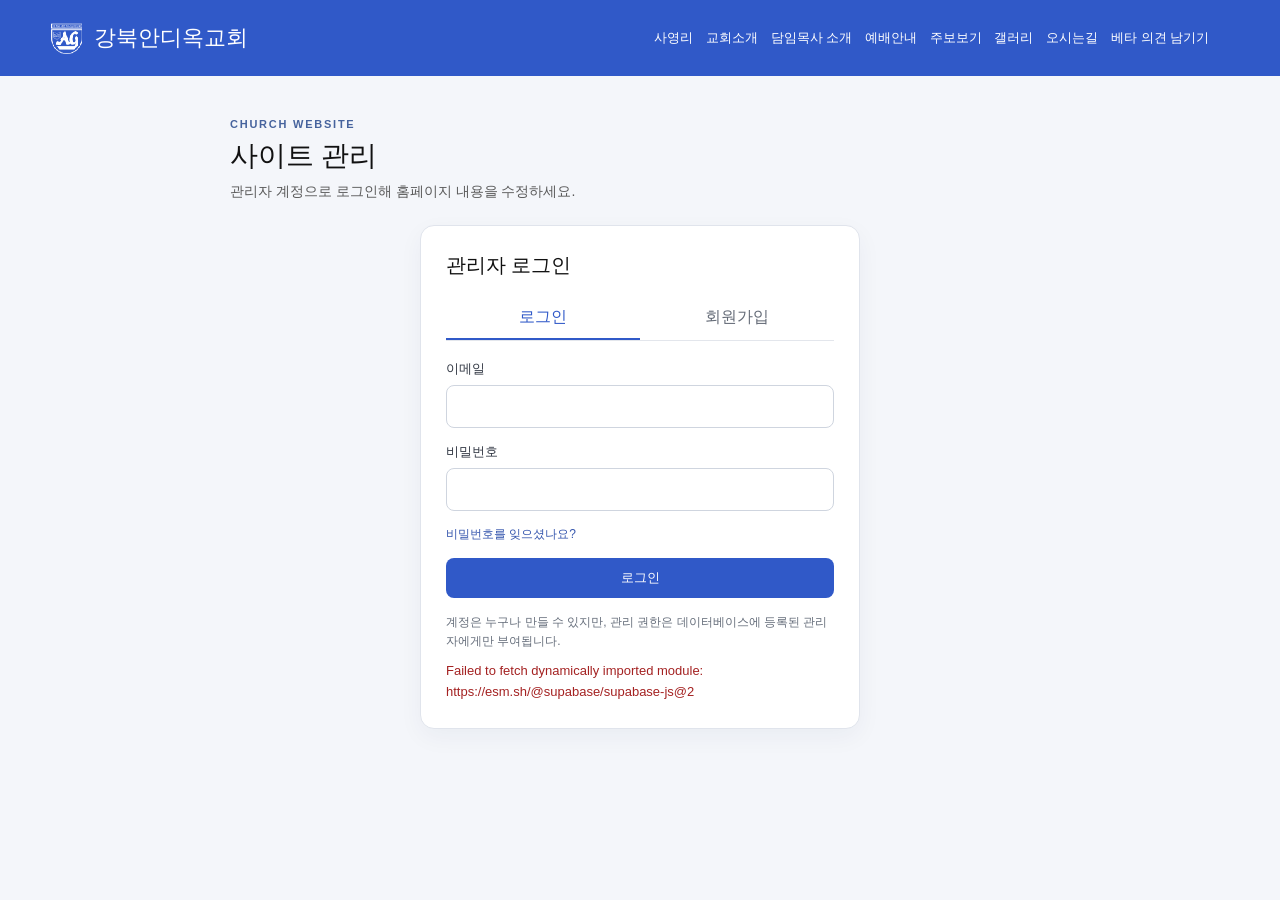
<file: admin.html>
<!doctype html>
<html lang="ko">
  <head>
    <meta charset="UTF-8" />
    <meta name="viewport" content="width=device-width, initial-scale=1.0" />
    <meta name="theme-color" content="#3059c8" />
    <title>관리자 | 강북안디옥교회</title>
    <link rel="stylesheet" href="./styles.css?v=all-pages-1" />
    <link rel="stylesheet" href="./admin.css?v=password-reset-1" />
    <script src="./public/config.js" defer></script>
    <script src="./site-nav.js?v=four-laws-1" defer></script>
    <script src="./account.js?v=all-pages-1" defer></script>
    <script src="./admin.js?v=password-reset-1" defer></script>
  </head>
  <body class="admin-page">
    <header class="site-header">
      <div class="header-inner">
        <a class="brand" href="./index.html"><img class="brand-mark" src="./public/assets/logo.png" alt="" /><span>강북안디옥교회</span></a>
        <button class="menu-toggle" type="button" aria-label="메뉴 열기" aria-expanded="false" aria-controls="primary-nav"><span></span><span></span><span></span></button>
        <nav class="primary-nav" id="primary-nav" aria-label="주요 메뉴"></nav>
      </div>
    </header>
    <main class="admin-main">
      <section class="admin-intro">
        <p class="eyebrow">CHURCH WEBSITE</p>
        <h1>사이트 관리</h1>
        <p>관리자 계정으로 로그인해 홈페이지 내용을 수정하세요.</p>
      </section>

      <section class="auth-card" id="auth-card" aria-labelledby="auth-title">
        <h2 id="auth-title">관리자 로그인</h2>
        <div class="auth-tabs" role="tablist" aria-label="계정 메뉴">
          <button type="button" class="auth-tab is-active" data-mode="login" role="tab" aria-selected="true">로그인</button>
          <button type="button" class="auth-tab" data-mode="signup" role="tab" aria-selected="false">회원가입</button>
        </div>
        <form id="auth-form">
          <label>이메일<input name="email" type="email" autocomplete="email" required /></label>
          <label>비밀번호<input name="password" type="password" autocomplete="current-password" minlength="8" required /></label>
          <button class="auth-inline-link" id="forgot-password" type="button">비밀번호를 잊으셨나요?</button>
          <button class="admin-primary-button" type="submit" id="auth-submit">로그인</button>
        </form>
        <form id="password-reset-request" hidden>
          <label>가입한 이메일<input name="reset_email" type="email" autocomplete="email" required /></label>
          <button class="admin-primary-button" type="submit">재설정 이메일 보내기</button>
          <button class="auth-inline-link" id="back-to-login" type="button">로그인으로 돌아가기</button>
        </form>
        <form id="password-update-form" hidden>
          <label>새 비밀번호<input name="new_password" type="password" autocomplete="new-password" minlength="8" required /></label>
          <label>새 비밀번호 확인<input name="confirm_password" type="password" autocomplete="new-password" minlength="8" required /></label>
          <button class="admin-primary-button" type="submit">비밀번호 변경</button>
        </form>
        <p class="auth-note">계정은 누구나 만들 수 있지만, 관리 권한은 데이터베이스에 등록된 관리자에게만 부여됩니다.</p>
        <p class="admin-message" id="admin-message" role="status" aria-live="polite"></p>
      </section>

      <section class="admin-dashboard" id="admin-dashboard" hidden>
        <div class="dashboard-heading">
          <div><p class="eyebrow">ADMIN</p><h2>홈페이지 콘텐츠</h2></div>
          <button class="admin-secondary-button" id="sign-out" type="button">로그아웃</button>
        </div>
        <p class="admin-message" id="dashboard-message" role="status" aria-live="polite"></p>

        <section class="admin-card">
          <h3>교회 정보</h3>
          <form id="settings-form" class="settings-form">
            <label>교회 이름<input name="church_name" required /></label>
            <label>메인 문구<textarea name="hero_message" rows="3"></textarea></label>
            <label>소개 제목<input name="intro_title" /></label>
            <label>소개 내용<textarea name="intro_body" rows="3"></textarea></label>
            <label>담임목사 성함<input name="pastor_name" /></label>
            <label>담임목사 직함<input name="pastor_title" /></label>
            <label class="wide-field">담임목사 소개<textarea name="pastor_bio" rows="5" placeholder="확인된 약력과 인사말을 입력해 주세요."></textarea></label>
            <label class="wide-field">담임목사 사진 URL<input name="pastor_image_url" type="url" /></label>
            <label>전화번호<input name="phone" type="tel" /></label>
            <label>주소<input name="address" /></label>
            <div class="coordinate-fields">
              <label>지도 위도<input name="map_latitude" inputmode="decimal" /></label>
              <label>지도 경도<input name="map_longitude" inputmode="decimal" /></label>
              <label>지도 확대<input name="map_zoom" type="number" min="1" max="21" /></label>
            </div>
            <button class="admin-primary-button" type="submit">교회 정보 저장</button>
          </form>
        </section>

        <section class="admin-card">
          <div class="admin-card-heading"><h3>예배 시간</h3><button class="admin-secondary-button" type="button" id="add-service">예배 추가</button></div>
          <div class="editor-list" id="services-editor"></div>
        </section>

        <section class="admin-card">
          <div class="admin-card-heading"><h3>교회 소식</h3><button class="admin-secondary-button" type="button" id="add-news">소식 추가</button></div>
          <div class="editor-list" id="news-editor"></div>
        </section>

        <section class="admin-card">
          <div class="admin-card-heading"><div><h3>주보 관리</h3><p class="admin-help">PDF 링크를 등록하면 방문자가 브라우저에서 주보를 확인할 수 있습니다.</p></div><button class="admin-secondary-button" type="button" id="add-bulletin">주보 추가</button></div>
          <div class="editor-list" id="bulletins-editor"></div>
        </section>

        <section class="admin-card">
          <div class="admin-card-heading"><div><h3>갤러리 관리</h3><p class="admin-help">같은 활동의 사진은 사진 제목과 날짜를 동일하게 등록하면 방문자가 한 번에 모아 볼 수 있습니다.</p></div><button class="admin-secondary-button" type="button" id="add-gallery">사진 추가</button></div>
          <div class="editor-list" id="gallery-editor"></div>
        </section>

        <section class="admin-card">
          <div class="admin-card-heading"><div><h3>베타 사용자 의견</h3><p class="admin-help">방문자가 보낸 의견은 관리자만 확인할 수 있습니다.</p></div><button class="admin-secondary-button" type="button" id="refresh-feedback">새로고침</button></div>
          <div class="feedback-admin-list" id="feedback-editor"></div>
        </section>
      </section>
    </main>
  </body>
</html>
</file>
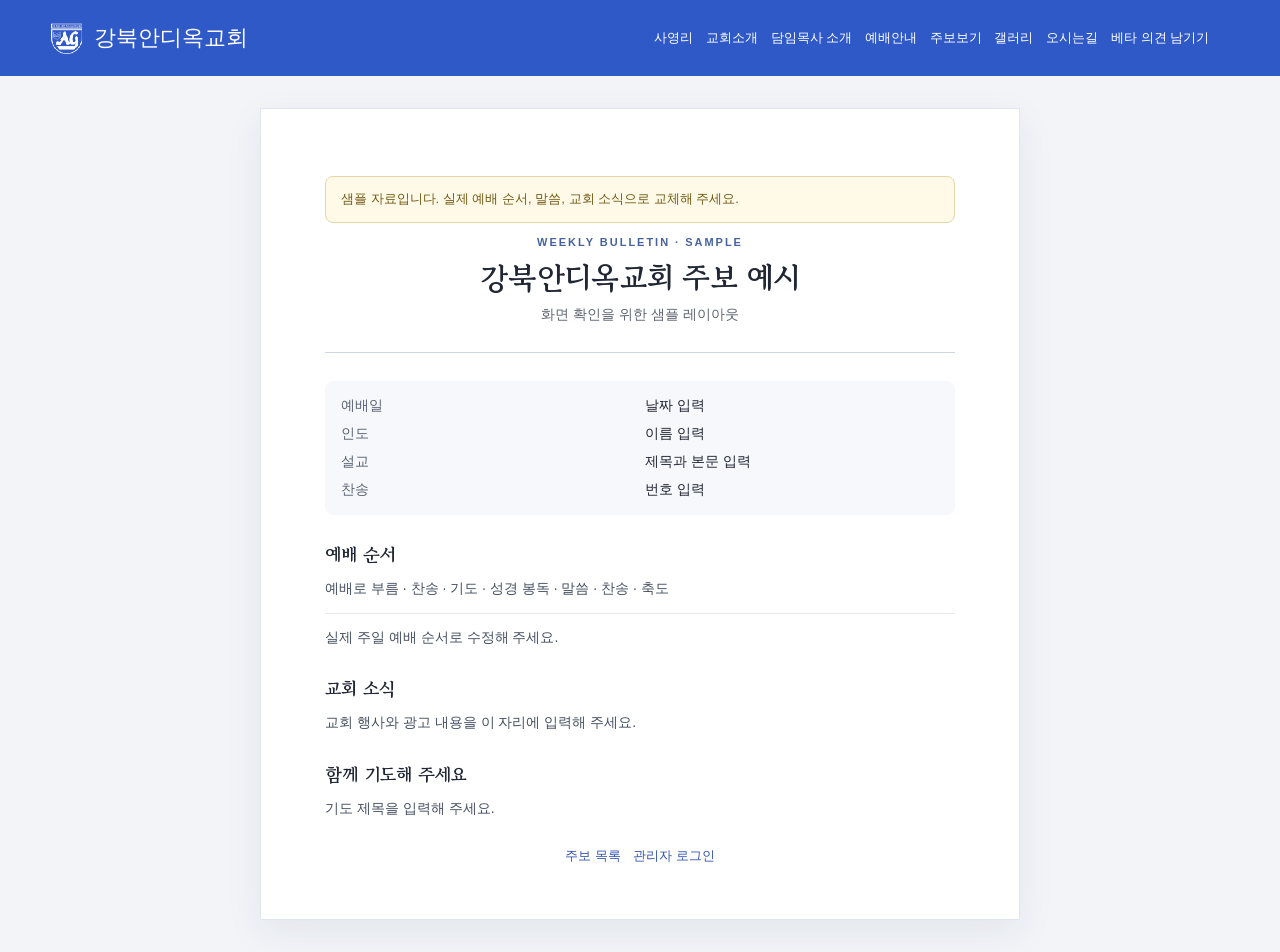
<file: bulletin-sample.html>
<!doctype html>
<html lang="ko">
<head>
  <meta charset="UTF-8"><meta name="viewport" content="width=device-width, initial-scale=1.0"><meta name="theme-color" content="#3059c8">
  <title>주보 예시 자료 | 강북안디옥교회</title>
  <link rel="preconnect" href="https://fonts.googleapis.com"><link rel="preconnect" href="https://fonts.gstatic.com" crossorigin>
  <link href="https://fonts.googleapis.com/css2?family=Gowun+Batang:wght@400;700&family=Pretendard:wght@400;500;600;700&display=swap" rel="stylesheet">
  <link rel="stylesheet" href="./styles.css?v=all-pages-1">
  <script src="./public/config.js" defer></script><script src="./site-nav.js?v=four-laws-1" defer></script><script src="./account.js?v=all-pages-1" defer></script>
  <style>
    *{box-sizing:border-box}body{margin:0;padding:32px 18px;background:#f2f4f8;color:#202633;font-family:Pretendard,"Noto Sans KR",sans-serif}.sample-site-header{margin:-32px -18px 32px}.bulletin{width:min(100%,760px);margin:auto;padding:54px clamp(22px,7vw,64px);background:#fff;border:1px solid #e1e5ed;box-shadow:0 12px 36px #192b4d12}.notice{padding:12px 15px;border:1px solid #e4d6a7;border-radius:8px;background:#fff9e8;color:#735b17;font-size:13px;line-height:1.6}.eyebrow{margin:0 0 8px;color:#46639d;font-size:11px;font-weight:700;letter-spacing:.18em}.church{text-align:center}.church h1{margin:0;font:700 30px/1.4 "Gowun Batang",serif}.church p:last-child{margin:8px 0 0;color:#5e6571;font-size:14px}.rule{margin:28px 0;border:0;border-top:1px solid #cfd5df}.details{display:grid;grid-template-columns:1fr 1fr;gap:10px;padding:16px;background:#f7f8fb;border-radius:8px;font-size:14px}.details span{color:#596274}.section{margin:26px 0}.section h2{margin:0 0 10px;font:700 18px "Gowun Batang",serif}.section p{margin:6px 0;color:#465061;font-size:14px;line-height:1.7}.line{height:1px;margin:12px 0;background:#e5e8ee}.links{display:flex;justify-content:center;gap:12px;margin:22px auto 0}.links a{color:#3455ad;font-size:13px;font-weight:600;text-decoration:none}@media print{.sample-site-header{display:none}body{padding:0;background:#fff}.bulletin{border:0;box-shadow:none}}
  </style>
</head>
<body>
  <header class="site-header sample-site-header"><div class="header-inner"><a class="brand" href="./index.html#top"><img class="brand-mark" src="./public/assets/logo.png" alt=""><span>강북안디옥교회</span></a><button class="menu-toggle" type="button" aria-label="메뉴 열기" aria-expanded="false" aria-controls="primary-nav"><span></span><span></span><span></span></button><nav class="primary-nav" id="primary-nav" aria-label="주요 메뉴"></nav></div></header>
  <main class="bulletin">
    <p class="notice">샘플 자료입니다. 실제 예배 순서, 말씀, 교회 소식으로 교체해 주세요.</p>
    <header class="church"><p class="eyebrow">WEEKLY BULLETIN · SAMPLE</p><h1>강북안디옥교회 주보 예시</h1><p>화면 확인을 위한 샘플 레이아웃</p></header>
    <hr class="rule">
    <div class="details"><span>예배일</span><strong>날짜 입력</strong><span>인도</span><strong>이름 입력</strong><span>설교</span><strong>제목과 본문 입력</strong><span>찬송</span><strong>번호 입력</strong></div>
    <section class="section"><h2>예배 순서</h2><p>예배로 부름 · 찬송 · 기도 · 성경 봉독 · 말씀 · 찬송 · 축도</p><div class="line"></div><p>실제 주일 예배 순서로 수정해 주세요.</p></section>
    <section class="section"><h2>교회 소식</h2><p>교회 행사와 광고 내용을 이 자리에 입력해 주세요.</p></section>
    <section class="section"><h2>함께 기도해 주세요</h2><p>기도 제목을 입력해 주세요.</p></section>
    <nav class="links"><a href="./bulletin.html">주보 목록</a><a class="footer-admin-link" href="./admin.html?mode=login">관리자 로그인</a></nav>
  </main>
</body>
</html>
</file>
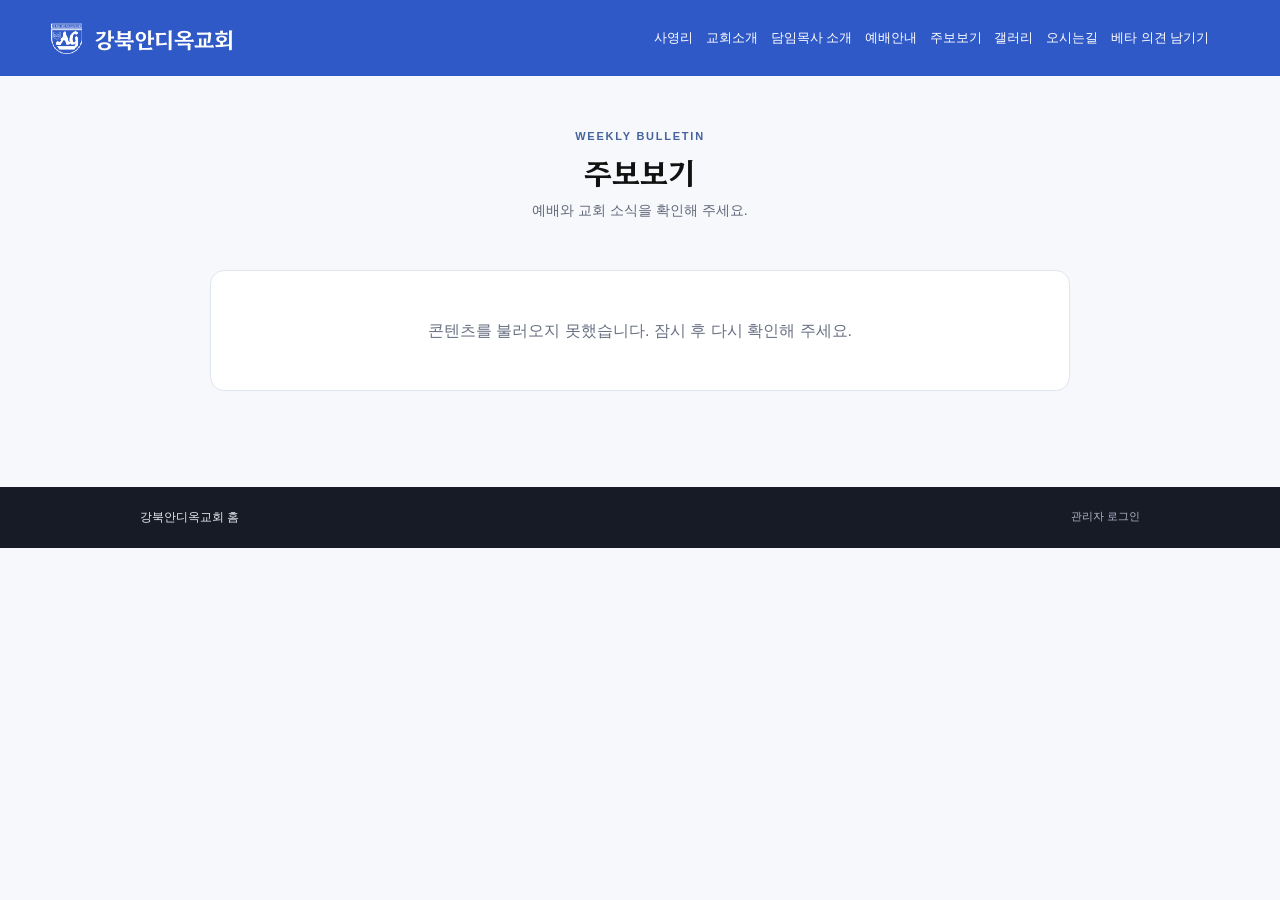
<file: bulletin.html>
<!doctype html>
<html lang="ko">
<head>
  <meta charset="UTF-8"><meta name="viewport" content="width=device-width, initial-scale=1.0"><meta name="theme-color" content="#3059c8">
  <title>주보보기 | 강북안디옥교회</title>
  <link rel="preconnect" href="https://fonts.googleapis.com"><link rel="preconnect" href="https://fonts.gstatic.com" crossorigin>
  <link href="https://fonts.googleapis.com/css2?family=Gowun+Batang&family=Hahmlet:wght@400;500;600;700&family=Pretendard:wght@400;500;600;700&display=swap" rel="stylesheet">
  <link rel="stylesheet" href="./styles.css?v=all-pages-1"><link rel="stylesheet" href="./content.css?v=gallery-depth-1">
  <script src="./public/config.js" defer></script><script src="./site-nav.js?v=four-laws-1" defer></script><script src="./account.js?v=all-pages-1" defer></script><script src="./content.js?v=gallery-depth-1" defer></script>
</head>
<body class="subpage">
  <header class="site-header"><div class="header-inner"><a class="brand" href="./index.html#top"><img class="brand-mark" src="./public/assets/logo.png" alt=""><span>강북안디옥교회</span></a><button class="menu-toggle" type="button" aria-label="메뉴 열기" aria-expanded="false" aria-controls="primary-nav"><span></span><span></span><span></span></button><nav class="primary-nav" id="primary-nav" aria-label="주요 메뉴"></nav></div></header>
  <main class="subpage-main"><div class="subpage-heading"><p class="eyebrow">WEEKLY BULLETIN</p><h1>주보보기</h1><p>예배와 교회 소식을 확인해 주세요.</p></div><section class="bulletin-list subpage-content" data-content-page="bulletin" aria-live="polite"><p class="content-empty">주보를 불러오는 중입니다.</p></section></main>
  <footer class="subpage-footer"><a href="./index.html">강북안디옥교회 홈</a><a class="footer-admin-link" href="./admin.html?mode=login">관리자 로그인</a></footer>
</body></html>
</file>
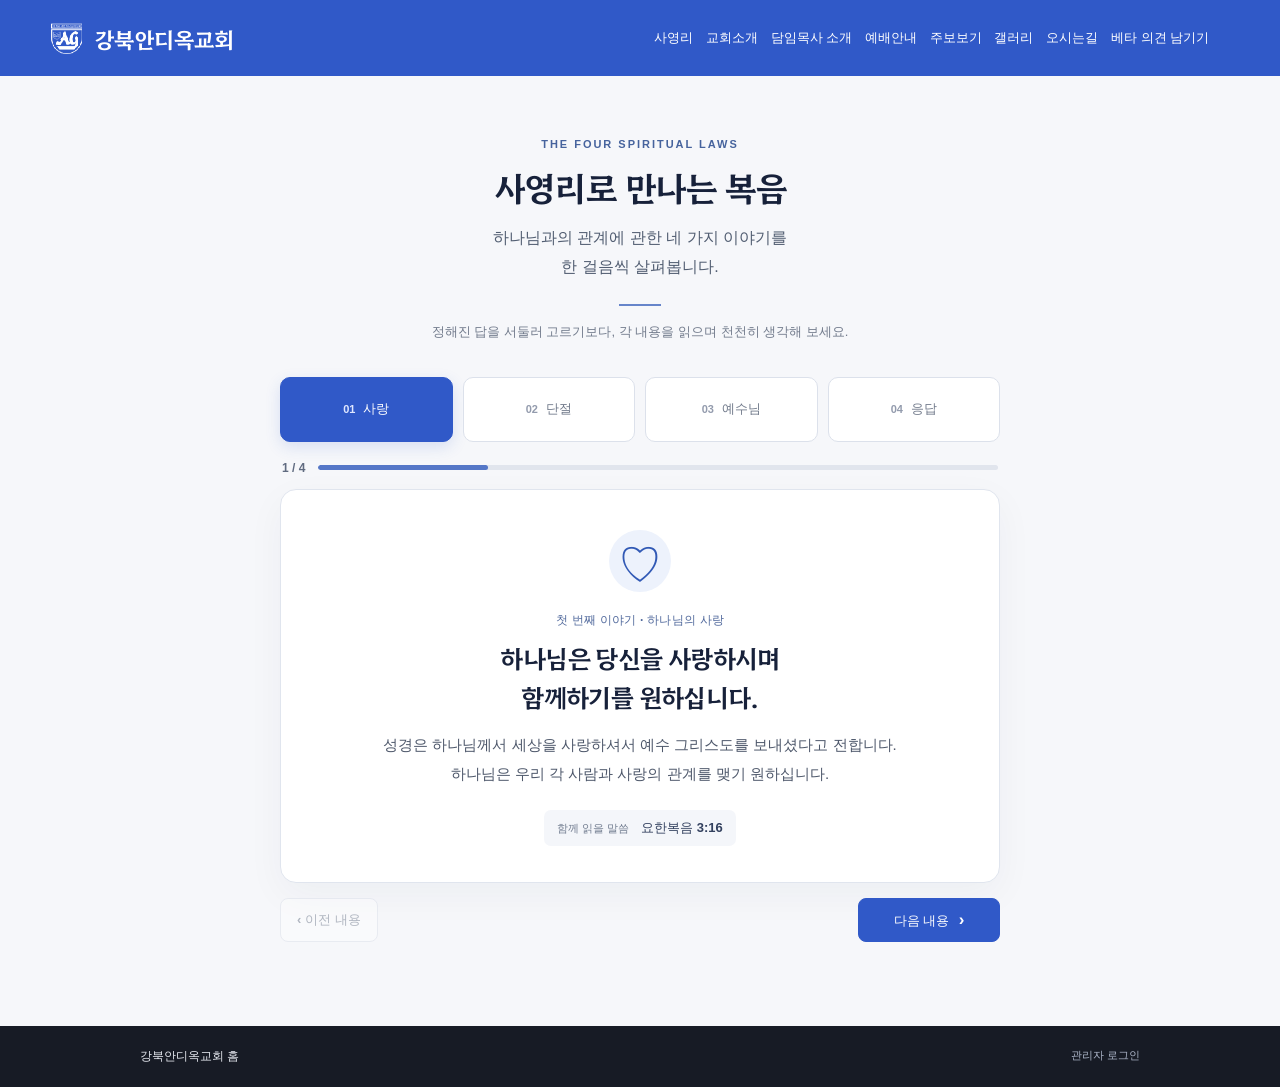
<file: four-laws.html>
<!doctype html>
<html lang="ko">
<head>
  <meta charset="UTF-8">
  <meta name="viewport" content="width=device-width, initial-scale=1.0">
  <meta name="theme-color" content="#3059c8">
  <meta name="description" content="강북안디옥교회와 함께 사영리로 복음의 핵심을 알아봅니다.">
  <title>사영리로 만나는 복음 | 강북안디옥교회</title>
  <link rel="preconnect" href="https://fonts.googleapis.com">
  <link rel="preconnect" href="https://fonts.gstatic.com" crossorigin>
  <link href="https://fonts.googleapis.com/css2?family=Gowun+Batang&family=Hahmlet:wght@400;500;600;700&family=Pretendard:wght@400;500;600;700&display=swap" rel="stylesheet">
  <link rel="stylesheet" href="./styles.css?v=four-laws-1">
  <link rel="stylesheet" href="./content.css?v=four-laws-1">
  <link rel="stylesheet" href="./four-laws.css?v=four-laws-1">
  <script src="./public/config.js" defer></script>
  <script src="./site-nav.js?v=four-laws-1" defer></script>
  <script src="./account.js?v=four-laws-1" defer></script>
  <script src="./four-laws.js?v=four-laws-1" defer></script>
</head>
<body class="subpage four-laws-page">
  <a class="skip-link" href="#main">본문 바로가기</a>
  <header class="site-header">
    <div class="header-inner">
      <a class="brand" href="./index.html#top" aria-label="강북안디옥교회 홈">
        <img class="brand-mark" src="./public/assets/logo.png" alt="">
        <span>강북안디옥교회</span>
      </a>
      <button class="menu-toggle" type="button" aria-label="메뉴 열기" aria-expanded="false" aria-controls="primary-nav">
        <span></span><span></span><span></span>
      </button>
      <nav class="primary-nav" id="primary-nav" aria-label="주요 메뉴"></nav>
    </div>
  </header>

  <main class="four-laws-main" id="main">
    <section class="four-laws-intro" aria-labelledby="four-laws-title">
      <p class="eyebrow">THE FOUR SPIRITUAL LAWS</p>
      <h1 id="four-laws-title">사영리로 만나는 복음</h1>
      <p>하나님과의 관계에 관한 네 가지 이야기를<br class="desktop-break"> 한 걸음씩 살펴봅니다.</p>
      <span class="intro-rule" aria-hidden="true"></span>
      <p class="intro-note">정해진 답을 서둘러 고르기보다, 각 내용을 읽으며 천천히 생각해 보세요.</p>
    </section>

    <section class="law-walkthrough" aria-label="사영리 단계별 안내">
      <nav class="law-stepper" aria-label="사영리 진행 단계">
        <button type="button" class="law-step is-current" data-step-number="0" aria-current="step"><span>01</span><span>사랑</span></button>
        <button type="button" class="law-step" data-step-number="1"><span>02</span><span>단절</span></button>
        <button type="button" class="law-step" data-step-number="2"><span>03</span><span>예수님</span></button>
        <button type="button" class="law-step" data-step-number="3"><span>04</span><span>응답</span></button>
      </nav>

      <div class="law-progress-row">
        <span id="law-progress-label">1 / 4</span>
        <div class="law-progress-track" id="law-progress" role="progressbar" aria-label="사영리 읽기 진행률" aria-valuemin="1" aria-valuemax="4" aria-valuenow="1">
          <span class="law-progress-value" id="law-progress-value"></span>
        </div>
      </div>

      <article class="law-panel" data-step-panel="0" aria-labelledby="law-title-1">
        <div class="law-symbol law-symbol-heart" aria-hidden="true">♡</div>
        <p class="law-kicker">첫 번째 이야기 · 하나님의 사랑</p>
        <h2 id="law-title-1" tabindex="-1">하나님은 당신을 사랑하시며<br class="desktop-break"> 함께하기를 원하십니다.</h2>
        <p class="law-description">성경은 하나님께서 세상을 사랑하셔서 예수 그리스도를 보내셨다고 전합니다. 하나님은 우리 각 사람과 사랑의 관계를 맺기 원하십니다.</p>
        <p class="law-scripture"><span>함께 읽을 말씀</span> 요한복음 3:16</p>
      </article>

      <article class="law-panel" data-step-panel="1" aria-labelledby="law-title-2" hidden>
        <div class="law-symbol law-symbol-gap" aria-hidden="true"><span></span><span></span></div>
        <p class="law-kicker">두 번째 이야기 · 하나님과의 단절</p>
        <h2 id="law-title-2" tabindex="-1">죄는 하나님과 우리 사이를<br class="desktop-break"> 멀어지게 합니다.</h2>
        <p class="law-description">성경에서 죄는 하나님을 떠나 내 방식대로 살아가는 것을 가리킵니다. 그 결과 우리는 하나님의 사랑과 뜻을 온전히 누리지 못합니다.</p>
        <p class="law-scripture"><span>함께 읽을 말씀</span> 로마서 3:23, 6:23</p>
      </article>

      <article class="law-panel" data-step-panel="2" aria-labelledby="law-title-3" hidden>
        <div class="law-symbol law-symbol-cross" aria-hidden="true">†</div>
        <p class="law-kicker">세 번째 이야기 · 예수 그리스도</p>
        <h2 id="law-title-3" tabindex="-1">예수님은 하나님께로 가는<br class="desktop-break"> 길을 열어 주셨습니다.</h2>
        <p class="law-description">예수 그리스도께서 우리를 위해 십자가에서 죽으시고 다시 살아나셨습니다. 기독교 신앙은 예수님을 통해 하나님과의 관계가 회복될 수 있다고 전합니다.</p>
        <p class="law-scripture"><span>함께 읽을 말씀</span> 로마서 5:8, 고린도전서 15:3–4</p>
      </article>

      <article class="law-panel" data-step-panel="3" aria-labelledby="law-title-4" hidden>
        <div class="law-symbol law-symbol-response" aria-hidden="true">?</div>
        <p class="law-kicker">네 번째 이야기 · 믿음으로 응답하기</p>
        <h2 id="law-title-4" tabindex="-1">예수님을 믿고 따르는 일은<br class="desktop-break"> 각 사람의 응답입니다.</h2>
        <p class="law-description">성경은 예수님을 믿고 영접하는 사람에게 하나님의 자녀가 되는 길이 열린다고 말합니다. 믿음은 하나님께 마음을 열고 예수님을 삶의 주님으로 따르는 응답입니다.</p>
        <p class="law-scripture"><span>함께 읽을 말씀</span> 요한복음 1:12, 에베소서 2:8–9</p>
        <details class="law-prayer">
          <summary>기도로 마음을 표현해 볼 수 있어요</summary>
          <p>하나님, 저를 사랑하시는 것을 알고 싶습니다. 예수님을 믿고 주님을 따라 살아가도록 저를 인도해 주세요. 아멘.</p>
          <small>기도문은 정해진 문구나 절차가 아닙니다. 자신의 말로 하나님께 마음을 표현해도 좋습니다.</small>
        </details>
      </article>

      <div class="law-controls">
        <button class="law-prev" type="button" id="law-prev" disabled>‹ 이전 내용</button>
        <button class="law-next" type="button" id="law-next">다음 내용 <span aria-hidden="true">›</span></button>
      </div>

      <section class="law-next-steps" id="law-next-steps" hidden aria-labelledby="next-steps-title">
        <p class="eyebrow">YOUR NEXT STEP</p>
        <h2 id="next-steps-title">더 알아가고 싶으신가요?</h2>
        <p>예배에 함께하시거나 목회자에게 궁금한 점을 물어보며 신앙의 여정을 이어가실 수 있습니다.</p>
        <div class="law-next-links">
          <a class="law-primary-link" href="./index.html#worship">예배 안내 보기</a>
          <a class="law-secondary-link" href="./pastor.html">담임목사 소개</a>
          <a class="law-secondary-link" href="tel:02-3143-0191">교회에 전화하기</a>
        </div>
      </section>
    </section>
  </main>

  <footer class="subpage-footer">
    <a href="./index.html">강북안디옥교회 홈</a>
    <a class="footer-admin-link" href="./admin.html?mode=login">관리자 로그인</a>
  </footer>
</body>
</html>
</file>
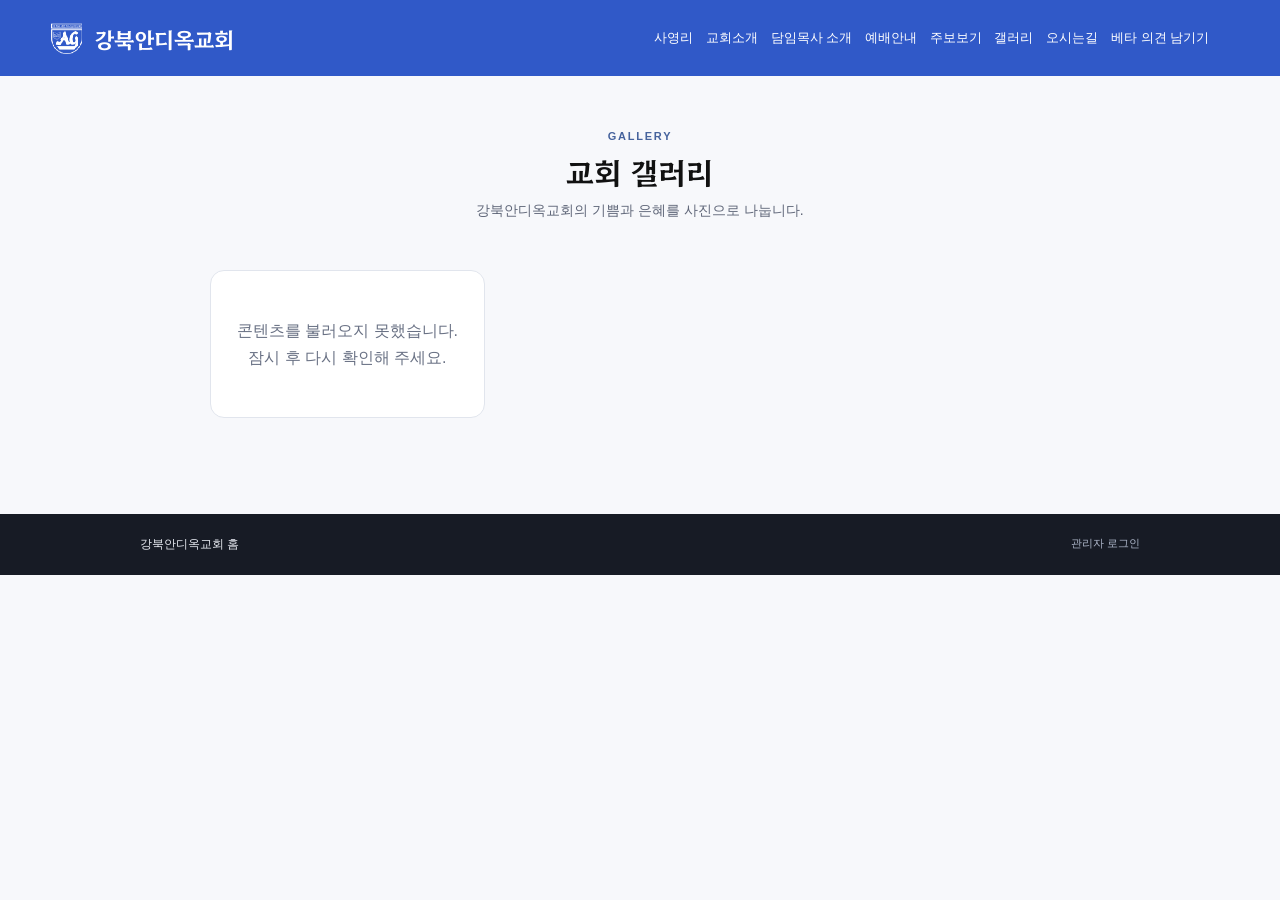
<file: gallery.html>
<!doctype html>
<html lang="ko">
<head>
  <meta charset="UTF-8"><meta name="viewport" content="width=device-width, initial-scale=1.0"><meta name="theme-color" content="#3059c8">
  <title>교회 갤러리 | 강북안디옥교회</title>
  <link rel="preconnect" href="https://fonts.googleapis.com"><link rel="preconnect" href="https://fonts.gstatic.com" crossorigin>
  <link href="https://fonts.googleapis.com/css2?family=Gowun+Batang&family=Hahmlet:wght@400;500;600;700&family=Pretendard:wght@400;500;600;700&display=swap" rel="stylesheet">
  <link rel="stylesheet" href="./styles.css?v=all-pages-1"><link rel="stylesheet" href="./content.css?v=gallery-depth-1">
  <script src="./public/config.js" defer></script><script src="./site-nav.js?v=four-laws-1" defer></script><script src="./account.js?v=all-pages-1" defer></script><script src="./content.js?v=gallery-depth-1" defer></script>
</head>
<body class="subpage">
  <header class="site-header"><div class="header-inner"><a class="brand" href="./index.html#top"><img class="brand-mark" src="./public/assets/logo.png" alt=""><span>강북안디옥교회</span></a><button class="menu-toggle" type="button" aria-label="메뉴 열기" aria-expanded="false" aria-controls="primary-nav"><span></span><span></span><span></span></button><nav class="primary-nav" id="primary-nav" aria-label="주요 메뉴"></nav></div></header>
  <main class="subpage-main"><div class="subpage-heading"><p class="eyebrow">GALLERY</p><h1>교회 갤러리</h1><p>강북안디옥교회의 기쁨과 은혜를 사진으로 나눕니다.</p></div><section class="gallery-grid subpage-content" data-content-page="gallery" aria-live="polite"><p class="content-empty">사진을 불러오는 중입니다.</p></section></main>
  <footer class="subpage-footer"><a href="./index.html">강북안디옥교회 홈</a><a class="footer-admin-link" href="./admin.html?mode=login">관리자 로그인</a></footer>
</body></html>
</file>
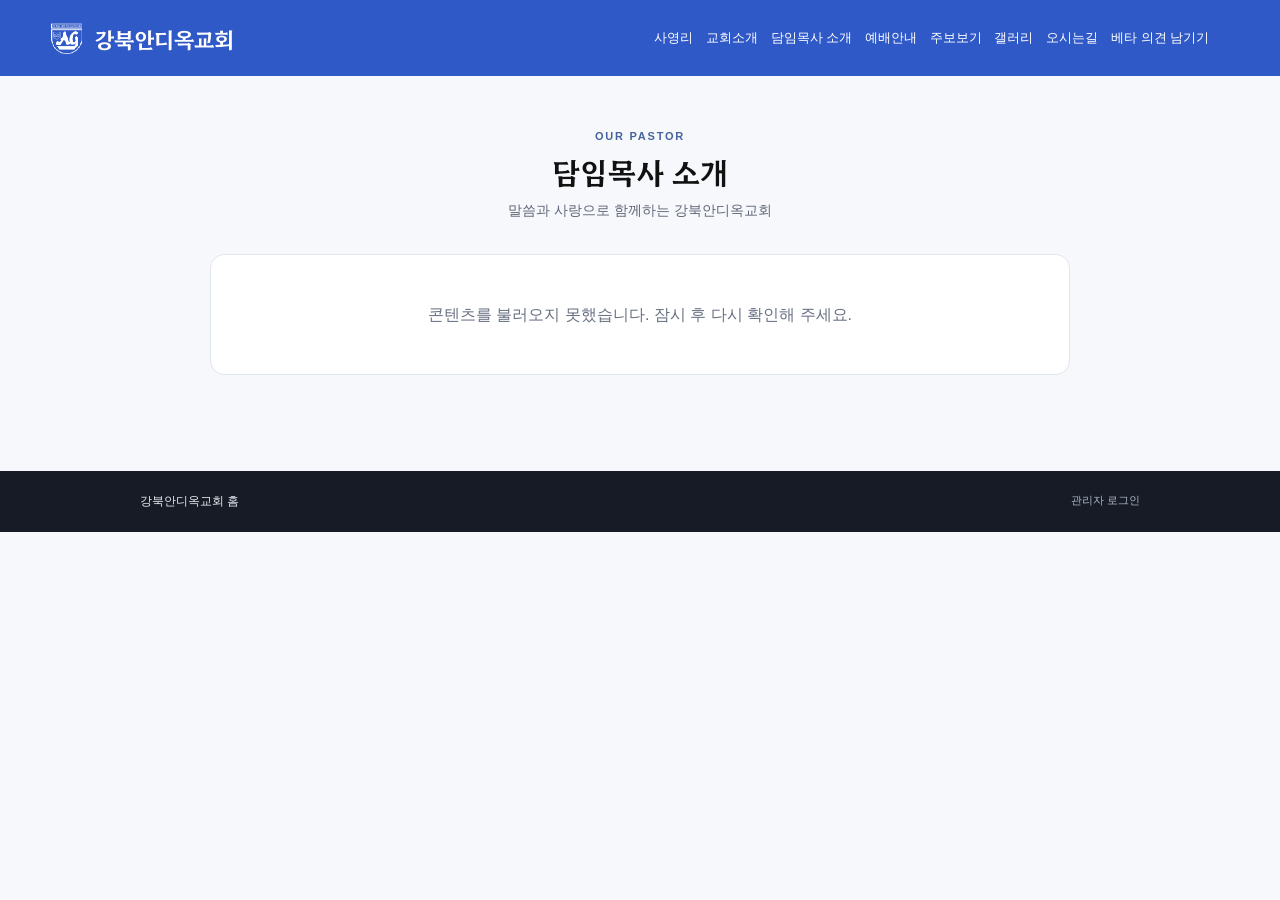
<file: pastor.html>
<!doctype html>
<html lang="ko">
<head>
  <meta charset="UTF-8"><meta name="viewport" content="width=device-width, initial-scale=1.0"><meta name="theme-color" content="#3059c8">
  <title>담임목사 소개 | 강북안디옥교회</title>
  <link rel="preconnect" href="https://fonts.googleapis.com"><link rel="preconnect" href="https://fonts.gstatic.com" crossorigin>
  <link href="https://fonts.googleapis.com/css2?family=Gowun+Batang&family=Hahmlet:wght@400;500;600;700&family=Pretendard:wght@400;500;600;700&display=swap" rel="stylesheet">
  <link rel="stylesheet" href="./styles.css?v=all-pages-1"><link rel="stylesheet" href="./content.css?v=gallery-depth-1">
  <script src="./public/config.js" defer></script><script src="./site-nav.js?v=four-laws-1" defer></script><script src="./account.js?v=all-pages-1" defer></script><script src="./content.js?v=gallery-depth-1" defer></script>
</head>
<body class="subpage">
  <header class="site-header"><div class="header-inner"><a class="brand" href="./index.html#top"><img class="brand-mark" src="./public/assets/logo.png" alt=""><span>강북안디옥교회</span></a><button class="menu-toggle" type="button" aria-label="메뉴 열기" aria-expanded="false" aria-controls="primary-nav"><span></span><span></span><span></span></button><nav class="primary-nav" id="primary-nav" aria-label="주요 메뉴"></nav></div></header>
  <main class="subpage-main"><div class="subpage-heading"><p class="eyebrow">OUR PASTOR</p><h1>담임목사 소개</h1><p>말씀과 사랑으로 함께하는 강북안디옥교회</p></div><section class="subpage-content" data-content-page="pastor" aria-live="polite"><p class="content-empty">소개를 불러오는 중입니다.</p></section></main>
  <footer class="subpage-footer"><a href="./index.html">강북안디옥교회 홈</a><a class="footer-admin-link" href="./admin.html?mode=login">관리자 로그인</a></footer>
</body></html>
</file>
<file: styles.css>
:root {
  color-scheme: light;
  --blue: #3059c8;
  --ink: #111;
  --muted: #5a5a5a;
  --pale-blue: #d3deee;
  --line: #d6d6d6;
  font-family: Pretendard, "Noto Sans KR", sans-serif;
  color: var(--ink);
  background: #fff;
  font-synthesis: none;
  text-rendering: optimizeLegibility;
}

* { box-sizing: border-box; }
html { scroll-behavior: smooth; scroll-padding-top: 112px; }
body { margin: 0; min-width: 320px; }
a { color: inherit; text-decoration: none; }
button { font: inherit; }
.skip-link { position: fixed; z-index: 20; left: 12px; top: -48px; padding: 10px 14px; background: #fff; color: #000; border-radius: 6px; }
.skip-link:focus { top: 12px; }

.site-header { position: sticky; top: 0; z-index: 10; height: 68px; color: #fff; background: var(--blue); }
.header-inner { width: min(100% - 40px, 1120px); height: 100%; margin: auto; display: flex; align-items: center; justify-content: space-between; }
.brand { display: inline-flex; align-items: center; gap: 8px; min-width: 0; font: 600 21px/1.2 Hahmlet, serif; white-space: nowrap; }
.brand-mark { display: block; width: 36px; height: 45px; object-fit: fill; }
.menu-toggle { width: 42px; height: 42px; display: grid; align-content: center; justify-items: center; gap: 5px; border: 0; background: transparent; cursor: pointer; }
.menu-toggle span { width: 30px; height: 3px; border-radius: 4px; background: #fff; transition: transform .2s, opacity .2s; }
.menu-toggle[aria-expanded="true"] span:first-child { transform: translateY(8px) rotate(45deg); }
.menu-toggle[aria-expanded="true"] span:nth-child(2) { opacity: 0; }
.menu-toggle[aria-expanded="true"] span:last-child { transform: translateY(-8px) rotate(-45deg); }
.primary-nav { position: absolute; inset: 68px 0 auto; display: none; flex-direction: column; gap: 0; padding: 8px 22px 18px; background: #6e89c4; box-shadow: 0 12px 18px #152c6321; }
.primary-nav.is-open { display: flex; }
.primary-nav > a { min-height: 45px; display: flex; align-items: center; justify-content: space-between; border-bottom: 1px solid #ffffff38; font-size: 15px; }
.primary-nav > a::after { content: "›"; font-size: 19px; }
.account-links { display: flex; justify-content: flex-end; gap: 20px; padding-top: 12px; font-size: 13px; }

.hero { position: relative; height: 426px; overflow: hidden; }
.hero-photo { position: absolute; inset: 0 0 auto; height: 280px; background-image: linear-gradient(180deg, #fffB 0%, #fff5 14%, transparent 39%), url("./public/assets/church.png"); background-position: center 47%; background-size: cover; }
.hero-message { position: absolute; inset: 280px 0 0; display: grid; place-items: center; padding: 15px 20px 20px; text-align: center; background: linear-gradient(180deg, #9cb6d8 0%, #d3deee 44.7%, #fff 100%); }
.hero-message p { margin: 0; font: 500 16px/1.45 Pretendard, sans-serif; }
.hero-message p { white-space: pre-line; }
.hero-message span { white-space: nowrap; }
.section-nav { position: sticky; top: 68px; z-index: 8; height: 46px; display: flex; align-items: stretch; justify-content: center; background: #050505; color: #cecece; }
.section-nav a { position: relative; min-width: 33.333%; display: grid; place-items: center; color: inherit; font-size: 14px; font-weight: 700; }
.section-nav a + a::before { content: ""; position: absolute; left: 0; top: calc(50% - .5px); width: 17px; height: 1px; background: url("./public/assets/nav-divider.svg") center / 17px 1px no-repeat; transform: rotate(90deg); }
.section-nav a.is-active { color: #fff; }
.section-nav a.is-active::after { content: ""; position: absolute; left: 50%; bottom: 0; width: 63px; height: 2px; background: url("./public/assets/nav-active-about.svg") center / 63px 2px no-repeat; transform: translateX(-50%); }
.section-nav a.is-active[href="#directions"]::after { width: 64px; background-image: url("./public/assets/nav-active-location.svg"); background-size: 64px 2px; }
.section-nav a.is-active[href="#worship"]::after { background-image: url("./public/assets/nav-active-about.svg"); }
.section-nav a:hover, .section-nav a:focus-visible { color: #fff; }
.quick-links { width: min(100% - 40px, 560px); margin: 0 auto; padding: 26px 0 24px; display: grid; grid-template-columns: repeat(4, 1fr); gap: 10px; text-align: center; }
.quick-links a { display: grid; justify-items: center; gap: 9px; font-size: 13px; font-weight: 500; }
.quick-icon { width: 36px; height: 36px; display: grid; place-items: center; background: #f0f2f7; }
.quick-icon svg { width: 21px; height: 21px; fill: none; stroke: #202020; stroke-width: 1.6; stroke-linecap: round; stroke-linejoin: round; }

.content-section { scroll-margin-top: 114px; }
.about-section { padding: 52px 22px 56px; text-align: center; }
.section-heading .eyebrow, .section-title .eyebrow { margin: 0 0 10px; color: #46639d; font: 600 11px/1.3 Pretendard, sans-serif; letter-spacing: .16em; }
h1, h2, h3, p { overflow-wrap: anywhere; }
.section-heading h1 { margin: 0; font: 500 25px/1.45 Hahmlet, serif; letter-spacing: -.035em; }
.mobile-break { display: none; }
.section-lede { margin: 12px 0 24px; color: var(--muted); font-size: 14px; }
.outline-button { min-height: 36px; padding: 0 18px; display: inline-flex; align-items: center; justify-content: center; gap: 8px; border: 1px solid #171717; border-radius: 99px; background: transparent; font-size: 13px; }
.outline-button span { font-size: 18px; line-height: 0; }
.worship-section, .news-section { background: linear-gradient(180deg, #9cb6d8 0%, #d3deee 45%, #fff 100%); }
.worship-section { padding: 34px 20px 52px; }
.content-wrap { width: min(100%, 940px); margin: 0 auto; }
.section-title { text-align: center; }
.section-title h2 { margin: 0; font: 600 21px/1.4 Hahmlet, serif; }
.section-title > p:last-child { margin: 9px 0 0; color: #4e4e4e; font-size: 14px; }
.schedule { width: min(100%, 360px); margin: 25px auto 0; border-top: 1px solid #8a8a8a; border-left: 1px solid #8a8a8a; background: #fff; }
.schedule-row { min-height: 46px; display: grid; grid-template-columns: 1.16fr 1fr; }
.schedule-row span { display: grid; place-items: center; padding: 8px 5px; border-right: 1px solid #8a8a8a; border-bottom: 1px solid #8a8a8a; font-size: 14px; }
.schedule-row span + span { border-left: 0; }
.news-section { padding: 44px 20px 52px; }
.section-title-row { display: flex; align-items: end; justify-content: space-between; text-align: left; }
.section-title-row .eyebrow { margin-bottom: 6px; }
.section-title-row h2 { font-size: 20px; }
.more-button { min-height: 34px; padding: 0 13px; }
.news-grid { margin-top: 22px; display: grid; grid-template-columns: repeat(2, minmax(0, 1fr)); gap: 16px; }
.news-card { min-width: 0; }
.news-card img { display: block; width: 100%; aspect-ratio: 285 / 180; object-fit: cover; background: #f0f0f0; }
.news-meta { margin: 9px 0 7px; display: flex; justify-content: space-between; color: #454545; font-size: 12px; }
.news-card h3 { margin: 0; font-size: 14px; font-weight: 500; line-height: 1.5; }
.news-summary { margin: 6px 0 0; color: #5b5b5b; font-size: 12px; line-height: 1.55; }
.news-empty { grid-column: 1 / -1; margin: 8px 0; color: #545e70; font-size: 14px; }

.directions-section { padding: 48px 20px 56px; background: #fff; }
.directions-layout { display: grid; gap: 25px; }
.map-card { padding: 0 12px 14px; }
.map-frame { position: relative; height: 210px; overflow: hidden; border: 1px solid #e5e5e5; background: #f4f5f7; }
.map-placeholder { position: absolute; inset: 0; z-index: 1; display: grid; place-items: center; padding: 20px; background-color: #f4f5f7; background-image: linear-gradient(45deg, #e9ebef 25%, transparent 25%), linear-gradient(-45deg, #e9ebef 25%, transparent 25%), linear-gradient(45deg, transparent 75%, #e9ebef 75%), linear-gradient(-45deg, transparent 75%, #e9ebef 75%); background-size: 20px 20px; background-position: 0 0, 0 10px, 10px -10px, -10px 0; color: #626262; font-family: "Gowun Batang", serif; font-size: 14px; text-align: center; }
.map-placeholder.is-hidden { display: none; }
#church-map { position: absolute; inset: 0; z-index: 0; width: 100%; height: 100%; }
.contact-row { padding: 12px 0; display: flex; justify-content: space-between; gap: 12px; border-bottom: 1px solid var(--line); font-size: 13px; }
.contact-row span:first-child { color: #696969; }
.map-link { margin-top: 14px; display: inline-flex; align-items: center; gap: 6px; color: #264ba8; font-size: 13px; font-weight: 600; }
.site-footer { color: #e8ebf2; background: #171b25; }
.footer-inner { width: min(100% - 40px, 940px); margin: auto; padding: 25px 0 28px; }
.footer-brand { font-size: 17px; }
.footer-brand .brand-mark { width: 30px; height: 34px; }
.footer-inner p { margin: 12px 0 7px; color: #c2c6d0; font-size: 12px; }
.footer-inner small { color: #9ba1ae; font-size: 11px; }
.footer-admin-link { float: right; color: #aeb7ca; font-size: 11px; }
.footer-admin-link[hidden] { display: none; }

.account-status { color: inherit; }
.account-logout { padding: 0; border: 0; background: transparent; color: inherit; font: inherit; cursor: pointer; }
.account-logout:hover, .account-logout:focus-visible { text-decoration: underline; }
.subpage-header-actions { display: flex; align-items: center; gap: 16px; }
.subpage-header-actions .account-links { align-items: center; justify-content: flex-start; gap: 12px; padding: 0; font-size: 12px; }

.beta-feedback-section { padding: 48px 20px 58px; background: #f3f5f9; }
.beta-feedback-wrap { width: min(100%, 640px); margin: 0 auto; }
.beta-feedback-form { margin-top: 25px; padding: 24px; display: grid; gap: 16px; border: 1px solid #e0e4ec; border-radius: 14px; background: #fff; box-shadow: 0 8px 24px #192b4d0a; }
.beta-feedback-form label { display: grid; gap: 8px; color: #313947; font-size: 13px; font-weight: 600; }
.beta-feedback-form select, .beta-feedback-form textarea { width: 100%; padding: 11px 12px; border: 1px solid #cfd5df; border-radius: 8px; background: #fff; color: #202633; font: 400 14px/1.6 Pretendard, "Noto Sans KR", sans-serif; }
.beta-feedback-form select { min-height: 44px; }
.beta-feedback-form textarea { min-height: 132px; resize: vertical; }
.beta-feedback-form select:focus, .beta-feedback-form textarea:focus { border-color: var(--blue); outline: 3px solid #3059c81a; }
.feedback-hint { justify-self: end; color: #777f8e; font-size: 11px; font-weight: 400; }
.feedback-privacy-note { margin: -4px 0 0; color: #697184; font-size: 12px; line-height: 1.6; }
.feedback-submit { min-height: 44px; border: 0; border-radius: 8px; background: var(--blue); color: #fff; font-size: 14px; font-weight: 700; cursor: pointer; }
.feedback-submit:disabled { opacity: .6; cursor: wait; }
.feedback-message { min-height: 1.5em; margin: 0; color: #31539c; font-size: 13px; line-height: 1.6; }
.feedback-message.is-error { color: #a42222; }
.feedback-honeypot { position: absolute !important; left: -10000px !important; width: 1px; height: 1px; overflow: hidden; }

@media (min-width: 760px) {
  .site-header { height: 76px; }
  .header-inner { width: min(100% - 64px, 1180px); }
  .brand { font-size: 22px; }
  .primary-nav { top: 76px; }
  .hero { height: 488px; }
  .hero-photo { height: 365px; background-position: center 48%; }
  .hero-message { inset: 365px 0 0; }
  .hero-message p { font-size: 18px; }
  .section-nav { top: 76px; }
  .section-nav a { min-width: 150px; font-size: 15px; }
  .quick-links { max-width: 740px; padding: 32px 0; }
  .quick-links a { font-size: 14px; }
  .quick-icon { width: 44px; height: 44px; }
  .about-section { padding: 70px 22px 74px; }
  .section-heading h1 { font-size: 34px; }
  .section-lede { font-size: 15px; }
  .worship-section { padding: 54px 24px 66px; }
  .section-title h2 { font-size: 25px; }
  .schedule { width: 470px; margin-top: 32px; }
  .schedule-row { min-height: 52px; }
  .schedule-row span { font-size: 15px; }
  .news-section { padding: 62px 28px 72px; }
  .section-title-row { align-items: end; }
  .section-title-row h2 { font-size: 24px; }
  .news-grid { gap: 24px; margin-top: 28px; }
  .news-card h3 { font-size: 15px; }
  .directions-section { padding: 66px 28px 74px; }
  .directions-layout { grid-template-columns: .8fr 1.2fr; align-items: start; gap: 36px; }
  .directions-layout .section-title { padding-top: 24px; text-align: left; }
  .directions-layout .section-title > p:last-child { line-height: 1.7; }
  .map-card { padding: 0; }
  .map-frame { height: 300px; }
}

@media (min-width: 1100px) {
  .hero { height: 560px; }
  .hero-photo { height: 425px; }
  .hero-message { inset: 425px 0 0; }
  .hero-photo { background-position: center 44%; }
  .news-grid { grid-template-columns: repeat(2, minmax(0, 1fr)); gap: 28px; }
}

@media (max-width: 380px) {
  .header-inner { width: calc(100% - 28px); }
  .brand { gap: 6px; font-size: 19px; }
  .section-nav a { font-size: 12px; }
  .quick-links { width: calc(100% - 24px); gap: 3px; }
  .quick-links a { font-size: 12px; }
}

@media (min-width: 1020px) {
  .menu-toggle { display: none; }
  .primary-nav { position: static; display: flex; flex: 1; flex-direction: row; align-items: center; justify-content: flex-end; gap: clamp(7px, 1vw, 14px); padding: 0; background: transparent; box-shadow: none; }
  .primary-nav > a { min-height: auto; border: 0; font-size: clamp(11px, 1vw, 13px); white-space: nowrap; }
  .primary-nav > a::after { content: none; }
  .account-logout { font-size: 12px; }
  .account-links { flex: 0 0 auto; padding: 0 0 0 8px; gap: 10px; font-size: 11px; }
}

@media (max-width: 600px) {
  .beta-feedback-form { padding: 18px; }
}

@media (prefers-reduced-motion: reduce) {
  *, *::before, *::after { scroll-behavior: auto !important; transition-duration: .01ms !important; }
}
</file>
<file: admin.css>
.admin-page { min-height: 100vh; background: #f4f6fa; }
.admin-main { width: min(100% - 32px, 820px); margin: 0 auto; padding: 42px 0 72px; }
.admin-intro { margin-bottom: 24px; }
.admin-intro .eyebrow, .dashboard-heading .eyebrow { margin: 0 0 7px; color: #46639d; font-size: 11px; font-weight: 700; letter-spacing: .16em; }
.admin-intro h1, .dashboard-heading h2 { margin: 0; font: 600 28px/1.35 Hahmlet, serif; }
.admin-intro > p:last-child { margin: 8px 0 0; color: #5a5a5a; font-size: 14px; }
.admin-back-link { font-size: 13px; }
.auth-card, .admin-card { border: 1px solid #e0e4ec; border-radius: 14px; background: #fff; box-shadow: 0 8px 24px #192b4d0c; }
.auth-card { width: min(100%, 440px); margin: 0 auto; padding: 25px; }
.auth-card h2 { margin: 0 0 18px; font: 600 20px/1.4 Hahmlet, serif; }
.auth-tabs { margin-bottom: 19px; display: grid; grid-template-columns: 1fr 1fr; border-bottom: 1px solid #e3e6ec; }
.auth-tab { padding: 10px 8px; border: 0; border-bottom: 2px solid transparent; background: transparent; color: #646b77; cursor: pointer; }
.auth-tab.is-active { border-color: var(--blue); color: var(--blue); font-weight: 700; }
#auth-form, .settings-form { display: grid; gap: 15px; }
.auth-tabs[hidden], #auth-form[hidden], #password-reset-request[hidden], #password-update-form[hidden], .auth-note[hidden] { display: none; }
.auth-inline-link { justify-self: start; padding: 0; border: 0; background: transparent; color: #3455ad; font: inherit; font-size: 12px; cursor: pointer; }
.auth-inline-link:hover, .auth-inline-link:focus-visible { text-decoration: underline; }
#password-reset-request, #password-update-form { display: grid; gap: 15px; }
.admin-page label { display: grid; gap: 7px; color: #323844; font-size: 13px; font-weight: 600; }
.admin-page input, .admin-page textarea { width: 100%; min-height: 42px; padding: 10px 12px; border: 1px solid #cfd5df; border-radius: 8px; background: #fff; color: #171a21; font: 400 14px/1.5 Pretendard, "Noto Sans KR", sans-serif; }
.admin-page textarea { min-height: 90px; resize: vertical; }
.admin-page input:focus, .admin-page textarea:focus { border-color: var(--blue); outline: 3px solid #3059c81a; }
.admin-primary-button, .admin-secondary-button, .admin-danger-button { min-height: 40px; padding: 0 15px; border: 1px solid transparent; border-radius: 8px; cursor: pointer; font-size: 13px; font-weight: 700; }
.admin-primary-button { background: var(--blue); color: #fff; }
.admin-primary-button:disabled { opacity: .6; cursor: wait; }
.admin-secondary-button { border-color: #cbd2df; background: #fff; color: #293247; }
.admin-danger-button { border-color: #f0c8c8; background: #fff5f5; color: #a42222; }
.auth-note { margin: 15px 0 0; color: #666e7b; font-size: 12px; line-height: 1.6; }
.admin-message { min-height: 1.5em; margin: 10px 0 0; color: #314e9d; font-size: 13px; line-height: 1.6; }
.admin-message.is-error { color: #a42222; }
.admin-dashboard[hidden], .auth-card[hidden] { display: none; }
.dashboard-heading { margin: 44px 0 10px; display: flex; align-items: end; justify-content: space-between; gap: 15px; }
.dashboard-heading h2 { font-size: 23px; }
.admin-dashboard > .admin-message { margin-bottom: 14px; }
.admin-card { margin-top: 16px; padding: 22px; }
.admin-card > h3, .admin-card-heading h3 { margin: 0; font: 600 18px/1.4 Hahmlet, serif; }
.admin-card > h3 { margin-bottom: 18px; }
.settings-form { grid-template-columns: repeat(2, minmax(0, 1fr)); }
.settings-form label:nth-child(2), .settings-form label:nth-child(4), .settings-form > button { grid-column: 1 / -1; }
.settings-form .wide-field { grid-column: 1 / -1; }
.coordinate-fields { grid-column: 1 / -1; display: grid; grid-template-columns: 1fr 1fr .7fr; gap: 12px; }
.admin-card-heading { margin-bottom: 16px; display: flex; align-items: center; justify-content: space-between; gap: 12px; }
.editor-list { display: grid; gap: 12px; }
.editor-form { padding: 16px; display: grid; grid-template-columns: 1fr 1fr; align-items: end; gap: 12px; border: 1px solid #e5e8ef; border-radius: 10px; }
.editor-form .wide-field, .editor-form .editor-actions { grid-column: 1 / -1; }
.editor-actions { display: flex; flex-wrap: wrap; align-items: center; gap: 8px; }
.editor-actions .visibility-toggle { display: flex; align-items: center; gap: 8px; margin-right: auto; }
.visibility-toggle input { width: 16px; min-height: 16px; height: 16px; }
.admin-empty { color: #677083; font-size: 13px; }
.admin-help { margin: 5px 0 0; color: #677083; font-size: 12px; line-height: 1.5; }
.feedback-admin-list { display: grid; gap: 12px; }
.feedback-admin-item { padding: 16px; border: 1px solid #e5e8ef; border-radius: 10px; background: #fff; }
.feedback-admin-meta { display: flex; flex-wrap: wrap; align-items: center; gap: 10px; color: #667083; font-size: 12px; }
.feedback-admin-meta strong { color: #34486f; }
.feedback-admin-message { margin: 12px 0 15px; color: #303846; font-size: 14px; line-height: 1.7; white-space: pre-wrap; }

@media (max-width: 600px) {
  .admin-main { padding-top: 30px; }
  .admin-back-link { max-width: 110px; text-align: right; }
  .auth-card, .admin-card { padding: 18px; }
  .settings-form, .editor-form { grid-template-columns: 1fr; }
  .settings-form label:nth-child(2), .settings-form label:nth-child(4), .settings-form > button,
  .coordinate-fields, .editor-form .wide-field, .editor-form .editor-actions { grid-column: auto; }
  .coordinate-fields { grid-template-columns: 1fr 1fr; }
  .coordinate-fields label:last-child { grid-column: 1 / -1; }
}
</file>
<file: content.css>
.subpage { min-height: 100vh; background: #f7f8fb; }
.subpage .site-header { position: sticky; top: 0; }
.subpage-home { color: #33415f; font-size: 13px; font-weight: 700; }
.subpage-main { width: min(100% - 36px, 1000px); margin: 0 auto; padding: 54px 0 80px; }
.subpage-heading { margin: 0 auto 34px; text-align: center; }
.subpage-heading .eyebrow { margin: 0 0 8px; color: #46639d; font-size: 11px; font-weight: 700; letter-spacing: .16em; }
.subpage-heading h1 { margin: 0; font: 600 30px/1.4 Hahmlet, serif; }
.subpage-heading > p:last-child { margin: 10px 0 0; color: #606779; font-size: 14px; }
.subpage-content { width: min(100%, 860px); margin: auto; }
.content-empty { padding: 46px 20px; border: 1px solid #e1e5ed; border-radius: 14px; background: #fff; color: #697184; text-align: center; line-height: 1.7; }
.pastor-layout { display: grid; grid-template-columns: minmax(240px, .8fr) 1.2fr; gap: 38px; align-items: center; padding: 28px; border: 1px solid #e3e6ed; border-radius: 16px; background: #fff; box-shadow: 0 10px 34px #192b4d0a; }
.pastor-photo { display: block; width: 100%; aspect-ratio: 4 / 5; object-fit: cover; border-radius: 10px; background: #edf1f7; }
.pastor-photo-placeholder { display: grid; place-items: center; padding: 20px; color: #73809a; font: 500 18px Hahmlet, serif; }
.pastor-copy .eyebrow { color: #46639d; font-size: 11px; letter-spacing: .16em; font-weight: 700; }
.pastor-copy .pastor-title { margin: 26px 0 4px; color: #606779; font-size: 14px; }
.pastor-copy h2 { margin: 0; font: 600 27px/1.4 Hahmlet, serif; }
.pastor-bio { margin-top: 22px; color: #464c58; font-size: 15px; line-height: 2; white-space: normal; }
.bulletin-list { display: grid; gap: 12px; }
.bulletin-card { display: flex; justify-content: space-between; align-items: center; gap: 22px; padding: 22px 24px; border: 1px solid #e1e5ed; border-radius: 12px; background: #fff; }
.bulletin-card time, .gallery-card time { color: #64708a; font-size: 12px; }
.bulletin-card h2, .gallery-card h2 { margin: 6px 0 0; font: 600 18px/1.5 Hahmlet, serif; }
.bulletin-card p, .gallery-card p { margin: 6px 0 0; color: #626a79; font-size: 13px; line-height: 1.7; }
.gallery-grid { display: grid; grid-template-columns: repeat(3, minmax(0, 1fr)); gap: 18px; }
.gallery-card { width: 100%; overflow: hidden; padding: 0; border: 1px solid #e1e5ed; border-radius: 12px; background: #fff; color: inherit; font: inherit; text-align: left; cursor: pointer; transition: transform .18s, box-shadow .18s; }
.gallery-card:hover, .gallery-card:focus-visible { transform: translateY(-2px); box-shadow: 0 10px 24px #192b4d16; }
.gallery-card > img { display: block; width: 100%; aspect-ratio: 4 / 3; object-fit: cover; background: #edf1f7; }
.gallery-card-copy { padding: 16px; display: grid; gap: 7px; }
.gallery-card-copy strong { font: 600 16px/1.5 Hahmlet, serif; }
.gallery-card-copy > span:not(.gallery-photo-count) { color: #626a79; font-size: 13px; line-height: 1.7; }
.gallery-photo-count { margin-top: 4px; color: #3156ad; font-size: 12px; font-weight: 700; }
.gallery-activity { width: min(100%, 1000px); }
.gallery-back { min-height: 40px; padding: 0 14px; border: 1px solid #bdc8dd; border-radius: 8px; background: #fff; color: #33415f; font: 600 13px Pretendard, sans-serif; cursor: pointer; }
.gallery-activity h2 { margin: 22px 0 0; font: 600 24px/1.4 Hahmlet, serif; }
.gallery-activity-date { margin: 6px 0 0; color: #64708a; font-size: 13px; }
.gallery-activity-description { margin: 12px 0 20px; color: #626a79; font-size: 14px; line-height: 1.7; }
.gallery-photo-grid { display: grid; grid-template-columns: repeat(3, minmax(0, 1fr)); gap: 14px; }
.gallery-photo-grid img { display: block; width: 100%; aspect-ratio: 4 / 3; object-fit: cover; border-radius: 10px; background: #edf1f7; }
.subpage-footer { padding: 22px max(20px, calc((100% - 1000px) / 2)); display: flex; justify-content: space-between; gap: 12px; background: #171b25; color: #e8ebf2; font-size: 12px; }
@media (max-width: 700px) { .subpage-main { padding: 38px 0 58px; } .pastor-layout { grid-template-columns: 1fr; gap: 24px; padding: 18px; } .pastor-photo { width: min(100%, 360px); aspect-ratio: 4/3; margin: auto; } .gallery-grid { grid-template-columns: repeat(2, minmax(0, 1fr)); gap: 12px; } .gallery-photo-grid { grid-template-columns: repeat(2, minmax(0, 1fr)); gap: 9px; } .bulletin-card { align-items: flex-start; flex-direction: column; padding: 18px; } }
@media (max-width: 420px) { .gallery-grid { grid-template-columns: 1fr; } .subpage-heading h1 { font-size: 26px; } }
</file>
<file: four-laws.css>
.four-laws-page { background: #f6f7fa; }
.four-laws-main { width: min(100% - 36px, 880px); margin: 0 auto; padding: 62px 0 84px; }
.four-laws-intro { margin: 0 auto 34px; text-align: center; }
.four-laws-intro .eyebrow { margin: 0 0 13px; color: #46639d; font-size: 11px; font-weight: 700; letter-spacing: .18em; }
.four-laws-intro h1 { margin: 0; color: #17213a; font: 600 34px/1.4 Hahmlet, serif; letter-spacing: -.035em; }
.four-laws-intro > p:nth-of-type(2) { margin: 12px 0 0; color: #525e72; font: 400 16px/1.85 Pretendard, sans-serif; }
.intro-rule { width: 42px; height: 2px; margin: 22px auto 15px; display: block; background: #6685ca; }
.four-laws-intro .intro-note { margin: 0; color: #727b8c; font-size: 13px; line-height: 1.7; }
.law-walkthrough { width: min(100%, 720px); margin: 0 auto; }
.law-stepper { display: grid; grid-template-columns: repeat(4, minmax(0, 1fr)); gap: 10px; }
.law-step { min-height: 65px; padding: 10px; display: flex; align-items: center; justify-content: center; gap: 8px; border: 1px solid #dce1eb; border-radius: 10px; background: #fff; color: #70798a; font: 500 13px Pretendard, sans-serif; cursor: pointer; transition: background .18s, color .18s, border-color .18s; }
.law-step span:first-child { color: #939bad; font-size: 11px; font-weight: 700; }
.law-step:hover, .law-step:focus-visible { border-color: #8ea2d1; outline-color: #3059c8; }
.law-step.is-current { border-color: #3059c8; background: #3059c8; color: #fff; box-shadow: 0 5px 15px #3059c827; }
.law-step.is-current span:first-child { color: #dfe7ff; }
.law-progress-row { margin: 19px 2px 14px; display: flex; align-items: center; gap: 13px; color: #606b80; font-size: 12px; font-weight: 700; }
.law-progress-track { height: 5px; flex: 1; overflow: hidden; border-radius: 99px; background: #e1e5ed; }
.law-progress-value { width: 25%; height: 100%; display: block; border-radius: inherit; background: #5577c7; transition: width .25s ease; }
.law-panel { min-height: 355px; padding: 40px clamp(24px, 7vw, 62px) 36px; border: 1px solid #e0e5ee; border-radius: 16px; background: #fff; box-shadow: 0 12px 38px #1a2b4d0b; text-align: center; }
.law-panel[hidden] { display: none; }
.law-symbol { width: 62px; height: 62px; margin: 0 auto 20px; display: grid; place-items: center; border-radius: 50%; background: #edf2fc; color: #3159b5; font: 400 40px/1 Hahmlet, serif; }
.law-symbol-heart { font-size: 44px; }
.law-symbol-gap { display: flex; align-items: center; justify-content: center; gap: 8px; }
.law-symbol-gap span { width: 13px; height: 42px; display: block; border-radius: 99px; background: #5071bb; transform: rotate(30deg); }
.law-symbol-cross { font-size: 45px; }
.law-symbol-response { font: 600 35px/1 Pretendard, sans-serif; }
.law-kicker { margin: 0 0 9px; color: #526a9d; font-size: 12px; font-weight: 700; letter-spacing: .02em; }
.law-panel h2 { margin: 0; color: #17213a; font: 600 25px/1.55 Hahmlet, serif; letter-spacing: -.025em; }
.law-panel h2:focus { outline: none; }
.law-description { max-width: 540px; margin: 16px auto 0; color: #4e586b; font-size: 15px; line-height: 1.9; word-break: keep-all; }
.law-scripture { width: fit-content; margin: 22px auto 0; padding: 9px 13px; border-radius: 7px; background: #f4f6fa; color: #33415f; font-size: 13px; font-weight: 600; }
.law-scripture span { margin-right: 8px; color: #737e91; font-size: 11px; font-weight: 500; }
.law-prayer { max-width: 540px; margin: 20px auto 0; border-top: 1px solid #e7eaf0; text-align: left; }
.law-prayer summary { padding: 15px 2px 5px; color: #3455ad; font-size: 13px; font-weight: 700; cursor: pointer; }
.law-prayer p { margin: 8px 0; color: #394356; font-size: 14px; line-height: 1.8; }
.law-prayer small { color: #727b8c; font-size: 12px; line-height: 1.6; }
.law-controls { margin-top: 15px; display: flex; align-items: center; justify-content: space-between; gap: 12px; }
.law-controls button { min-height: 44px; padding: 0 16px; border-radius: 8px; font: 600 13px Pretendard, sans-serif; cursor: pointer; }
.law-prev { border: 1px solid #d5dbe6; background: #fff; color: #49566c; }
.law-prev:disabled { opacity: .4; cursor: default; }
.law-next { min-width: 142px; border: 1px solid #3059c8; background: #3059c8; color: #fff; }
.law-next span { margin-left: 6px; font-size: 17px; }
.law-next-steps { margin-top: 33px; padding: 30px clamp(20px, 5vw, 40px); border-radius: 14px; background: linear-gradient(145deg, #edf2fc, #fff); text-align: center; }
.law-next-steps[hidden] { display: none; }
.law-next-steps .eyebrow { margin: 0 0 7px; color: #526a9d; font-size: 10px; font-weight: 700; letter-spacing: .16em; }
.law-next-steps h2 { margin: 0; color: #17213a; font: 600 22px/1.5 Hahmlet, serif; }
.law-next-steps > p:not(.eyebrow) { max-width: 540px; margin: 10px auto 18px; color: #596477; font-size: 14px; line-height: 1.8; word-break: keep-all; }
.law-next-links { display: flex; flex-wrap: wrap; justify-content: center; gap: 9px; }
.law-next-links a { min-height: 40px; padding: 0 15px; display: inline-flex; align-items: center; justify-content: center; border-radius: 7px; font-size: 12px; font-weight: 700; }
.law-primary-link { background: #3059c8; color: #fff; }
.law-secondary-link { border: 1px solid #cbd4e5; background: #fff; color: #34415b; }
@media (max-width: 600px) {
  .four-laws-main { width: min(100% - 28px, 880px); padding: 42px 0 58px; }
  .four-laws-intro { margin-bottom: 26px; }
  .four-laws-intro h1 { font-size: 28px; }
  .four-laws-intro > p:nth-of-type(2) { font-size: 14px; }
  .desktop-break { display: none; }
  .law-stepper { gap: 6px; }
  .law-step { min-height: 60px; flex-direction: column; gap: 4px; padding: 7px 3px; font-size: 12px; }
  .law-panel { min-height: 375px; padding: 32px 20px 28px; }
  .law-symbol { width: 54px; height: 54px; margin-bottom: 17px; font-size: 36px; }
  .law-symbol-heart { font-size: 40px; }
  .law-panel h2 { font-size: 21px; }
  .law-description { margin-top: 14px; font-size: 14px; line-height: 1.85; }
  .law-scripture { font-size: 12px; }
  .law-controls button { min-height: 42px; padding: 0 12px; }
  .law-next-links { display: grid; grid-template-columns: 1fr; }
}
@media (prefers-reduced-motion: reduce) {
  .law-progress-value, .law-step { transition: none; }
}
</file>
